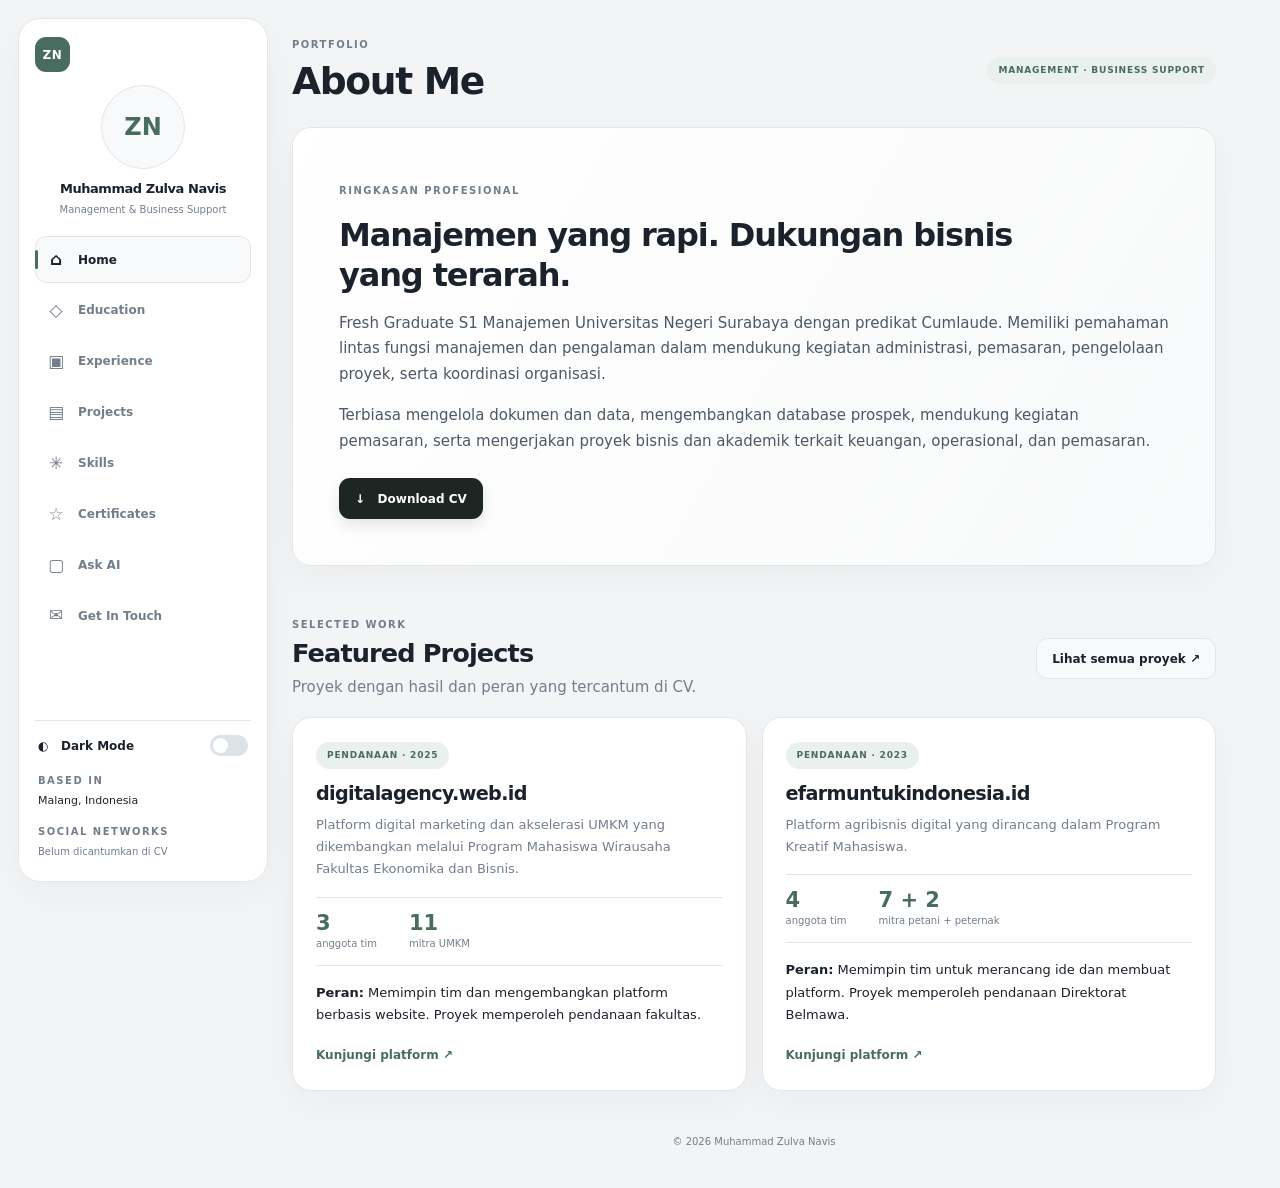
<file: index.html>
<!doctype html>
<html lang="id">
<head>
  <meta charset="utf-8"><meta name="viewport" content="width=device-width, initial-scale=1">
  <meta name="description" content="Portfolio Muhammad Zulva Navis — Management & Business Support.">
  <title>Muhammad Zulva Navis | Portfolio</title>
  <link rel="stylesheet" href="styles.css">
</head>
<body data-page="home" data-level="root">
  <button class="mobile-menu" id="menu-toggle" aria-label="Buka menu" aria-expanded="false">☰</button>
  <div class="app-shell"><aside class="sidebar" id="sidebar"></aside>
    <main class="main-content">
      <header class="page-heading"><div><p class="eyebrow">PORTFOLIO</p><h1>About Me</h1></div><span class="status-pill">MANAGEMENT · BUSINESS SUPPORT</span></header>
      <section class="card intro-card"><p class="eyebrow">RINGKASAN PROFESIONAL</p><h2>Manajemen yang rapi. Dukungan bisnis yang terarah.</h2>
        <p>Fresh Graduate S1 Manajemen Universitas Negeri Surabaya dengan predikat Cumlaude. Memiliki pemahaman lintas fungsi manajemen dan pengalaman dalam mendukung kegiatan administrasi, pemasaran, pengelolaan proyek, serta koordinasi organisasi.</p>
        <p>Terbiasa mengelola dokumen dan data, mengembangkan database prospek, mendukung kegiatan pemasaran, serta mengerjakan proyek bisnis dan akademik terkait keuangan, operasional, dan pemasaran.</p>
        <a class="button primary" href="public/cv-muhammad-zulva-navis.pdf" download>↓ &nbsp; Download CV</a>
      </section>
      <section class="content-section"><div class="section-heading"><div><p class="eyebrow">SELECTED WORK</p><h2>Featured Projects</h2><p class="muted">Proyek dengan hasil dan peran yang tercantum di CV.</p></div><a class="button secondary" href="projects/">Lihat semua proyek ↗</a></div>
        <div class="project-grid">
          <article class="card project-card"><span class="tag">PENDANAAN · 2025</span><h3>digitalagency.web.id</h3><p>Platform digital marketing dan akselerasi UMKM yang dikembangkan melalui Program Mahasiswa Wirausaha Fakultas Ekonomika dan Bisnis.</p><div class="metrics"><div><strong>3</strong><span>anggota tim</span></div><div><strong>11</strong><span>mitra UMKM</span></div></div><p class="role"><b>Peran:</b> Memimpin tim dan mengembangkan platform berbasis website. Proyek memperoleh pendanaan fakultas.</p><a class="text-link" href="https://digitalagency.web.id" target="_blank" rel="noreferrer">Kunjungi platform ↗</a></article>
          <article class="card project-card"><span class="tag">PENDANAAN · 2023</span><h3>efarmuntukindonesia.id</h3><p>Platform agribisnis digital yang dirancang dalam Program Kreatif Mahasiswa.</p><div class="metrics"><div><strong>4</strong><span>anggota tim</span></div><div><strong>7 + 2</strong><span>mitra petani + peternak</span></div></div><p class="role"><b>Peran:</b> Memimpin tim untuk merancang ide dan membuat platform. Proyek memperoleh pendanaan Direktorat Belmawa.</p><a class="text-link" href="https://efarmuntukindonesia.id" target="_blank" rel="noreferrer">Kunjungi platform ↗</a></article>
        </div>
      </section>
      <footer class="site-footer">© <span class="current-year"></span> Muhammad Zulva Navis</footer>
    </main>
  </div><script src="script.js"></script>
</body>
</html>
</file>
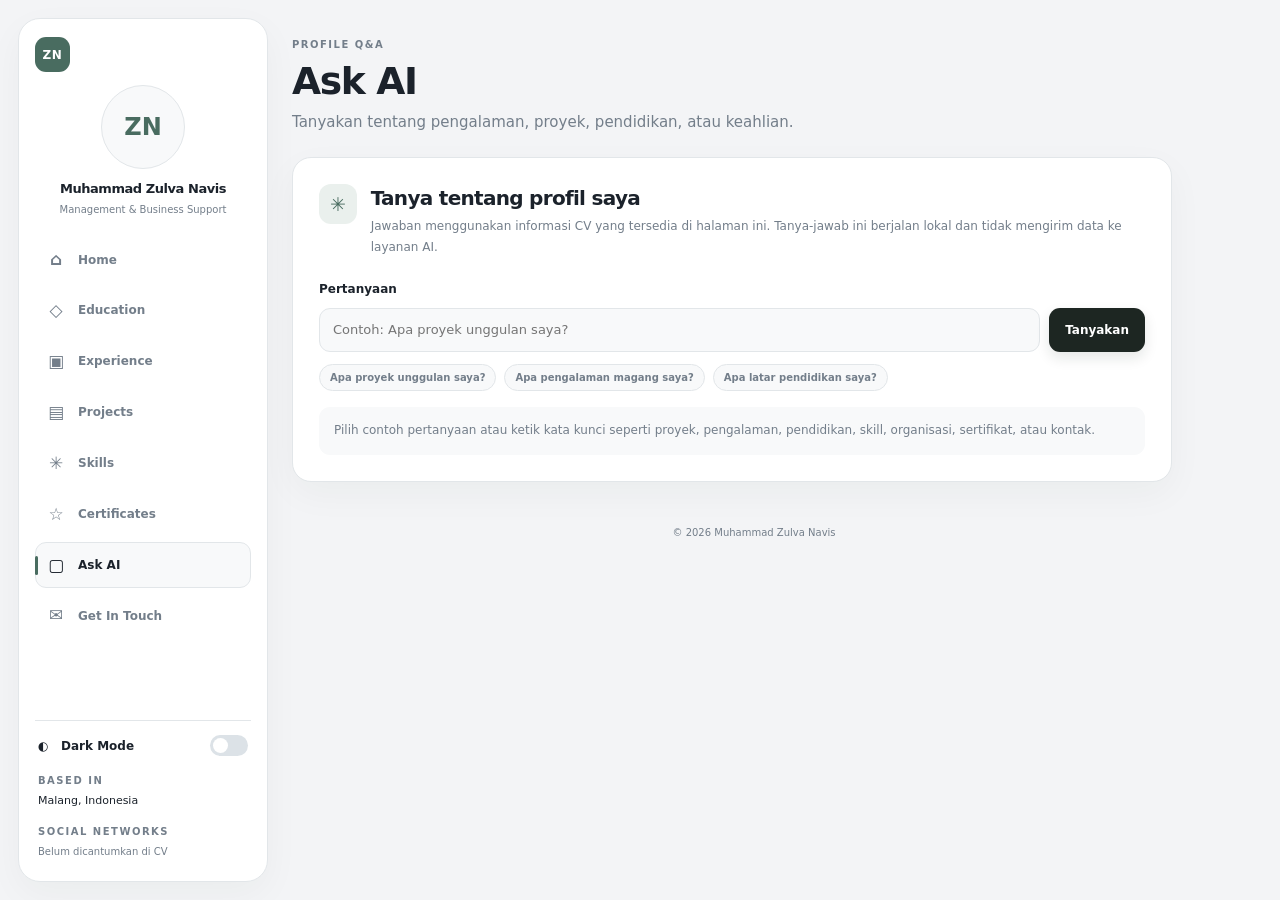
<file: ask/index.html>
<!doctype html>
<html lang="id"><head><meta charset="utf-8"><meta name="viewport" content="width=device-width, initial-scale=1"><meta name="description" content="Tanya-jawab profil Muhammad Zulva Navis berdasarkan CV."><title>Ask AI | Muhammad Zulva Navis</title><link rel="stylesheet" href="../styles.css"></head>
<body data-page="ask" data-level="nested"><button class="mobile-menu" id="menu-toggle" aria-label="Buka menu" aria-expanded="false">☰</button><div class="app-shell"><aside class="sidebar" id="sidebar"></aside><main class="main-content">
  <header class="page-heading"><div><p class="eyebrow">PROFILE Q&amp;A</p><h1>Ask AI</h1><p class="muted">Tanyakan tentang pengalaman, proyek, pendidikan, atau keahlian.</p></div></header>
  <section class="card ask-card"><div class="ask-intro"><div class="icon-tile">✳</div><div><h2>Tanya tentang profil saya</h2><p class="muted">Jawaban menggunakan informasi CV yang tersedia di halaman ini. Tanya-jawab ini berjalan lokal dan tidak mengirim data ke layanan AI.</p></div></div>
    <label for="question">Pertanyaan</label><div class="ask-row"><input id="question" type="text" placeholder="Contoh: Apa proyek unggulan saya?"><button class="button primary" id="ask-button">Tanyakan</button></div>
    <div class="suggestions"><button type="button">Apa proyek unggulan saya?</button><button type="button">Apa pengalaman magang saya?</button><button type="button">Apa latar pendidikan saya?</button></div>
    <div class="answer" id="answer" aria-live="polite">Pilih contoh pertanyaan atau ketik kata kunci seperti proyek, pengalaman, pendidikan, skill, organisasi, sertifikat, atau kontak.</div>
  </section>
  <footer class="site-footer">© <span class="current-year"></span> Muhammad Zulva Navis</footer>
</main></div><script src="../script.js"></script></body></html>
</file>
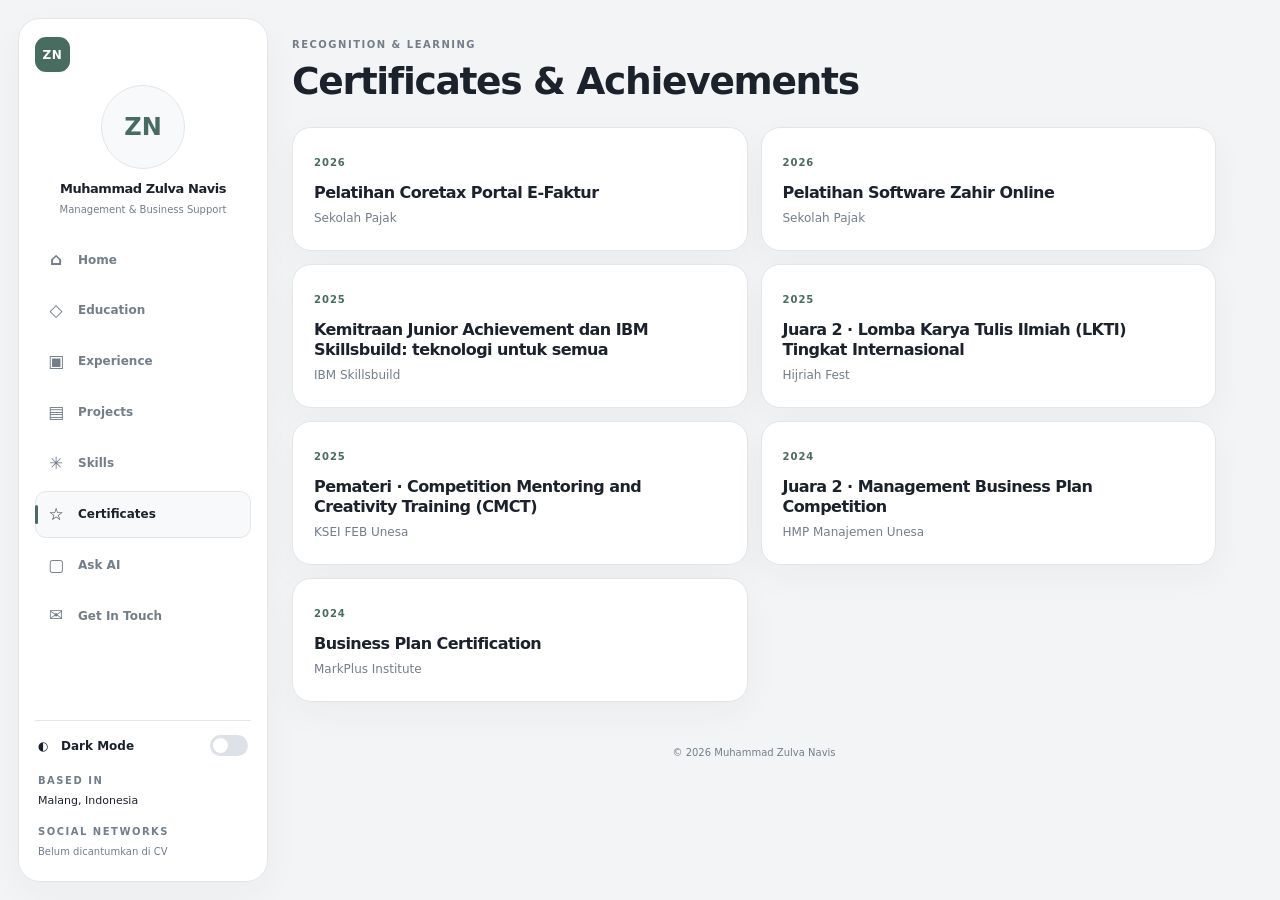
<file: certificates/index.html>
<!doctype html>
<html lang="id"><head><meta charset="utf-8"><meta name="viewport" content="width=device-width, initial-scale=1"><meta name="description" content="Sertifikat dan prestasi Muhammad Zulva Navis."><title>Certificates | Muhammad Zulva Navis</title><link rel="stylesheet" href="../styles.css"></head>
<body data-page="certificates" data-level="nested"><button class="mobile-menu" id="menu-toggle" aria-label="Buka menu" aria-expanded="false">☰</button><div class="app-shell"><aside class="sidebar" id="sidebar"></aside><main class="main-content">
  <header class="page-heading"><div><p class="eyebrow">RECOGNITION &amp; LEARNING</p><h1>Certificates &amp; Achievements</h1></div></header>
  <div class="certificate-grid">
    <article class="card certificate-card"><span class="date">2026</span><h2>Pelatihan Coretax Portal E-Faktur</h2><p>Sekolah Pajak</p></article>
    <article class="card certificate-card"><span class="date">2026</span><h2>Pelatihan Software Zahir Online</h2><p>Sekolah Pajak</p></article>
    <article class="card certificate-card"><span class="date">2025</span><h2>Kemitraan Junior Achievement dan IBM Skillsbuild: teknologi untuk semua</h2><p>IBM Skillsbuild</p></article>
    <article class="card certificate-card"><span class="date">2025</span><h2>Juara 2 · Lomba Karya Tulis Ilmiah (LKTI) Tingkat Internasional</h2><p>Hijriah Fest</p></article>
    <article class="card certificate-card"><span class="date">2025</span><h2>Pemateri · Competition Mentoring and Creativity Training (CMCT)</h2><p>KSEI FEB Unesa</p></article>
    <article class="card certificate-card"><span class="date">2024</span><h2>Juara 2 · Management Business Plan Competition</h2><p>HMP Manajemen Unesa</p></article>
    <article class="card certificate-card"><span class="date">2024</span><h2>Business Plan Certification</h2><p>MarkPlus Institute</p></article>
  </div>
  <footer class="site-footer">© <span class="current-year"></span> Muhammad Zulva Navis</footer>
</main></div><script src="../script.js"></script></body></html>
</file>
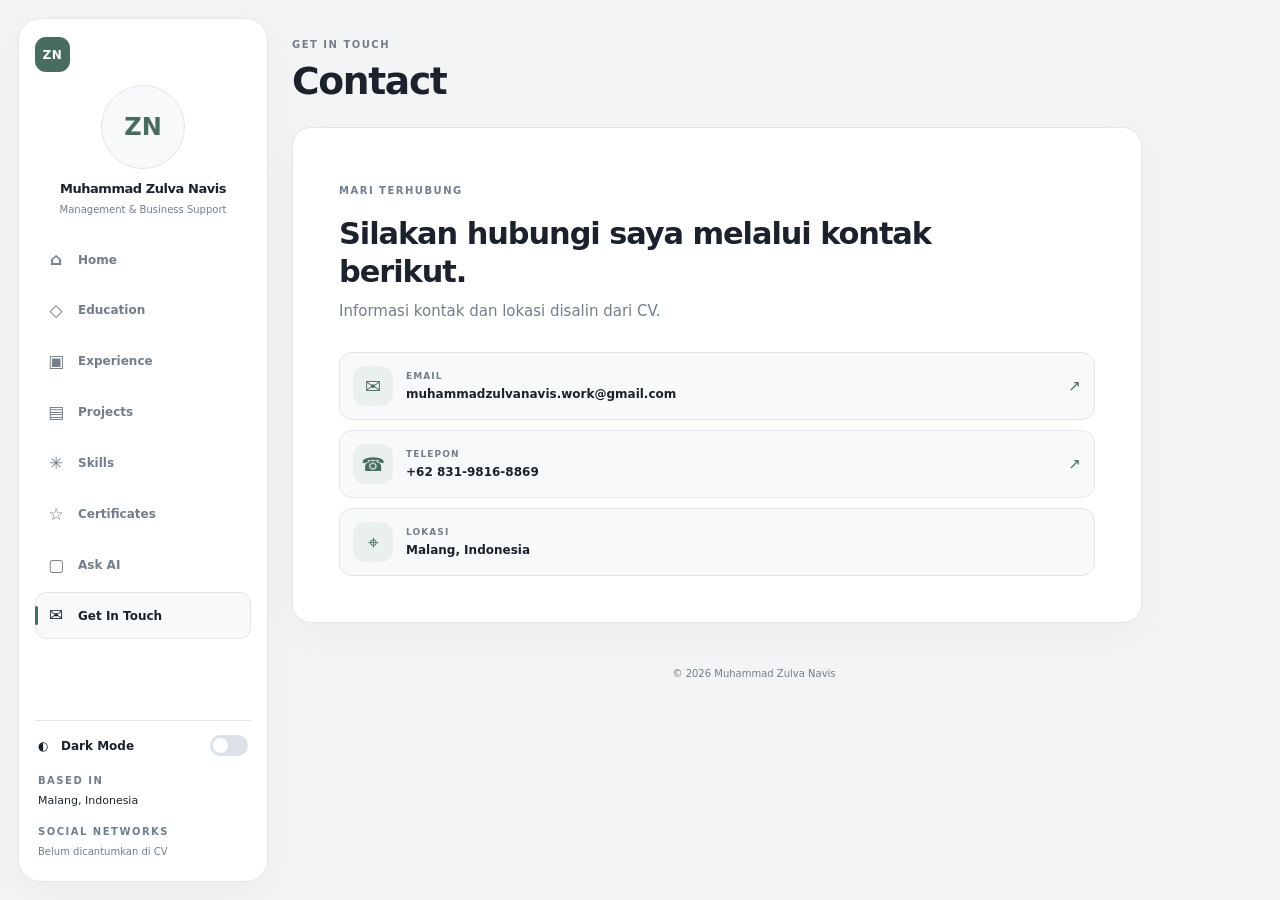
<file: contact/index.html>
<!doctype html>
<html lang="id"><head><meta charset="utf-8"><meta name="viewport" content="width=device-width, initial-scale=1"><meta name="description" content="Kontak Muhammad Zulva Navis."><title>Contact | Muhammad Zulva Navis</title><link rel="stylesheet" href="../styles.css"></head>
<body data-page="contact" data-level="nested"><button class="mobile-menu" id="menu-toggle" aria-label="Buka menu" aria-expanded="false">☰</button><div class="app-shell"><aside class="sidebar" id="sidebar"></aside><main class="main-content">
  <header class="page-heading"><div><p class="eyebrow">GET IN TOUCH</p><h1>Contact</h1></div></header>
  <section class="card contact-card"><p class="eyebrow">MARI TERHUBUNG</p><h2>Silakan hubungi saya melalui kontak berikut.</h2><p class="muted">Informasi kontak dan lokasi disalin dari CV.</p>
    <div class="contact-methods"><a class="contact-method" href="mailto:muhammadzulvanavis.work@gmail.com"><span class="icon-tile">✉</span><span><small>EMAIL</small><b>muhammadzulvanavis.work@gmail.com</b></span><span class="arrow">↗</span></a><a class="contact-method" href="tel:+6283198188869"><span class="icon-tile">☎</span><span><small>TELEPON</small><b>+62 831-9816-8869</b></span><span class="arrow">↗</span></a><div class="contact-method"><span class="icon-tile">⌖</span><span><small>LOKASI</small><b>Malang, Indonesia</b></span></div></div>
  </section><footer class="site-footer">© <span class="current-year"></span> Muhammad Zulva Navis</footer>
</main></div><script src="../script.js"></script></body></html>
</file>
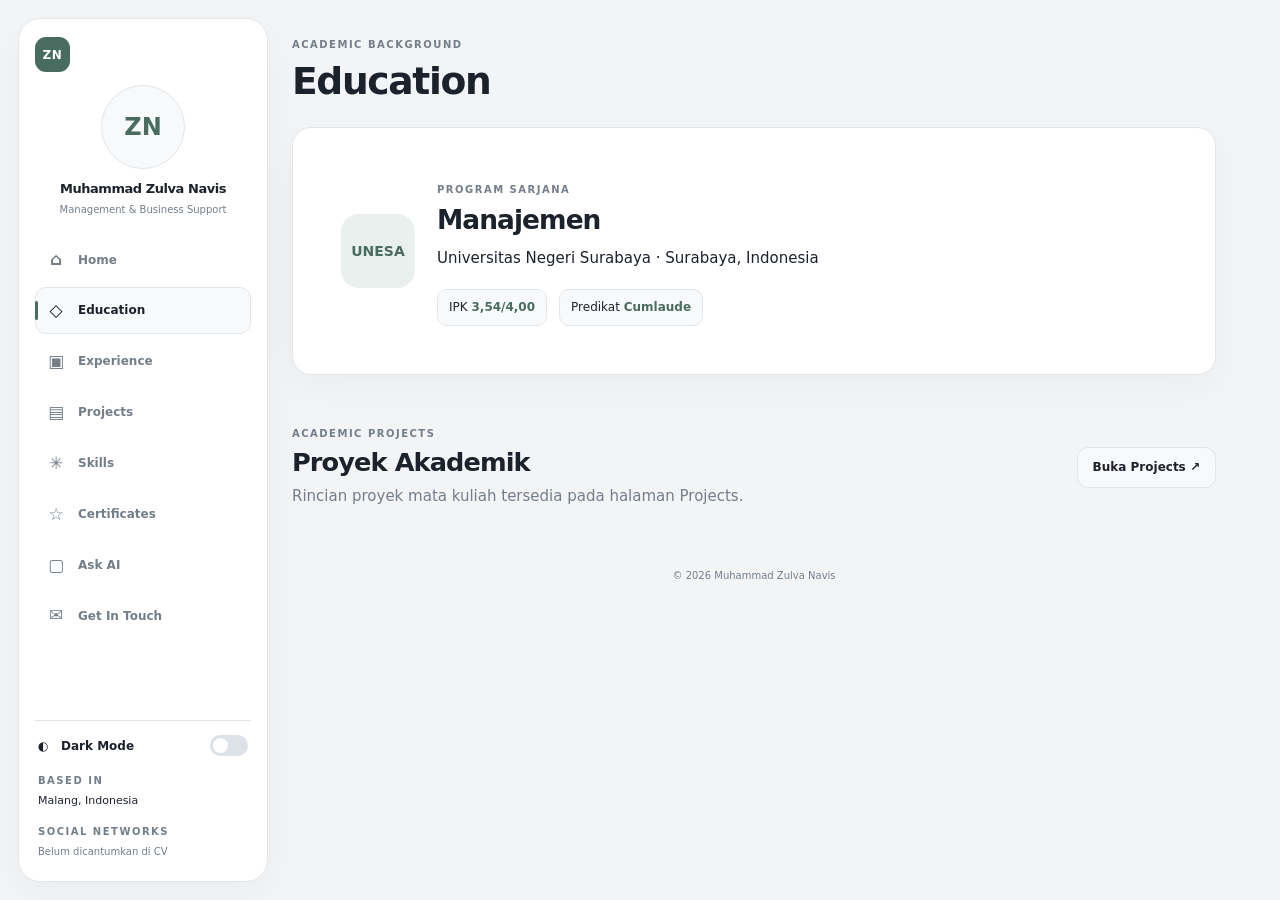
<file: education/index.html>
<!doctype html>
<html lang="id"><head><meta charset="utf-8"><meta name="viewport" content="width=device-width, initial-scale=1"><meta name="description" content="Pendidikan Muhammad Zulva Navis."><title>Education | Muhammad Zulva Navis</title><link rel="stylesheet" href="../styles.css"></head>
<body data-page="education" data-level="nested"><button class="mobile-menu" id="menu-toggle" aria-label="Buka menu" aria-expanded="false">☰</button><div class="app-shell"><aside class="sidebar" id="sidebar"></aside><main class="main-content">
  <header class="page-heading"><div><p class="eyebrow">ACADEMIC BACKGROUND</p><h1>Education</h1></div></header>
  <article class="card education-card"><div class="edu-mark">UNESA</div><div><p class="eyebrow">PROGRAM SARJANA</p><h2>Manajemen</h2><p>Universitas Negeri Surabaya · Surabaya, Indonesia</p><div class="education-facts"><span>IPK <b>3,54/4,00</b></span><span>Predikat <b>Cumlaude</b></span></div></div></article>
  <section class="content-section"><div class="section-heading"><div><p class="eyebrow">ACADEMIC PROJECTS</p><h2>Proyek Akademik</h2><p class="muted">Rincian proyek mata kuliah tersedia pada halaman Projects.</p></div><a class="button secondary" href="../projects/">Buka Projects ↗</a></div></section>
  <footer class="site-footer">© <span class="current-year"></span> Muhammad Zulva Navis</footer>
</main></div><script src="../script.js"></script></body></html>
</file>
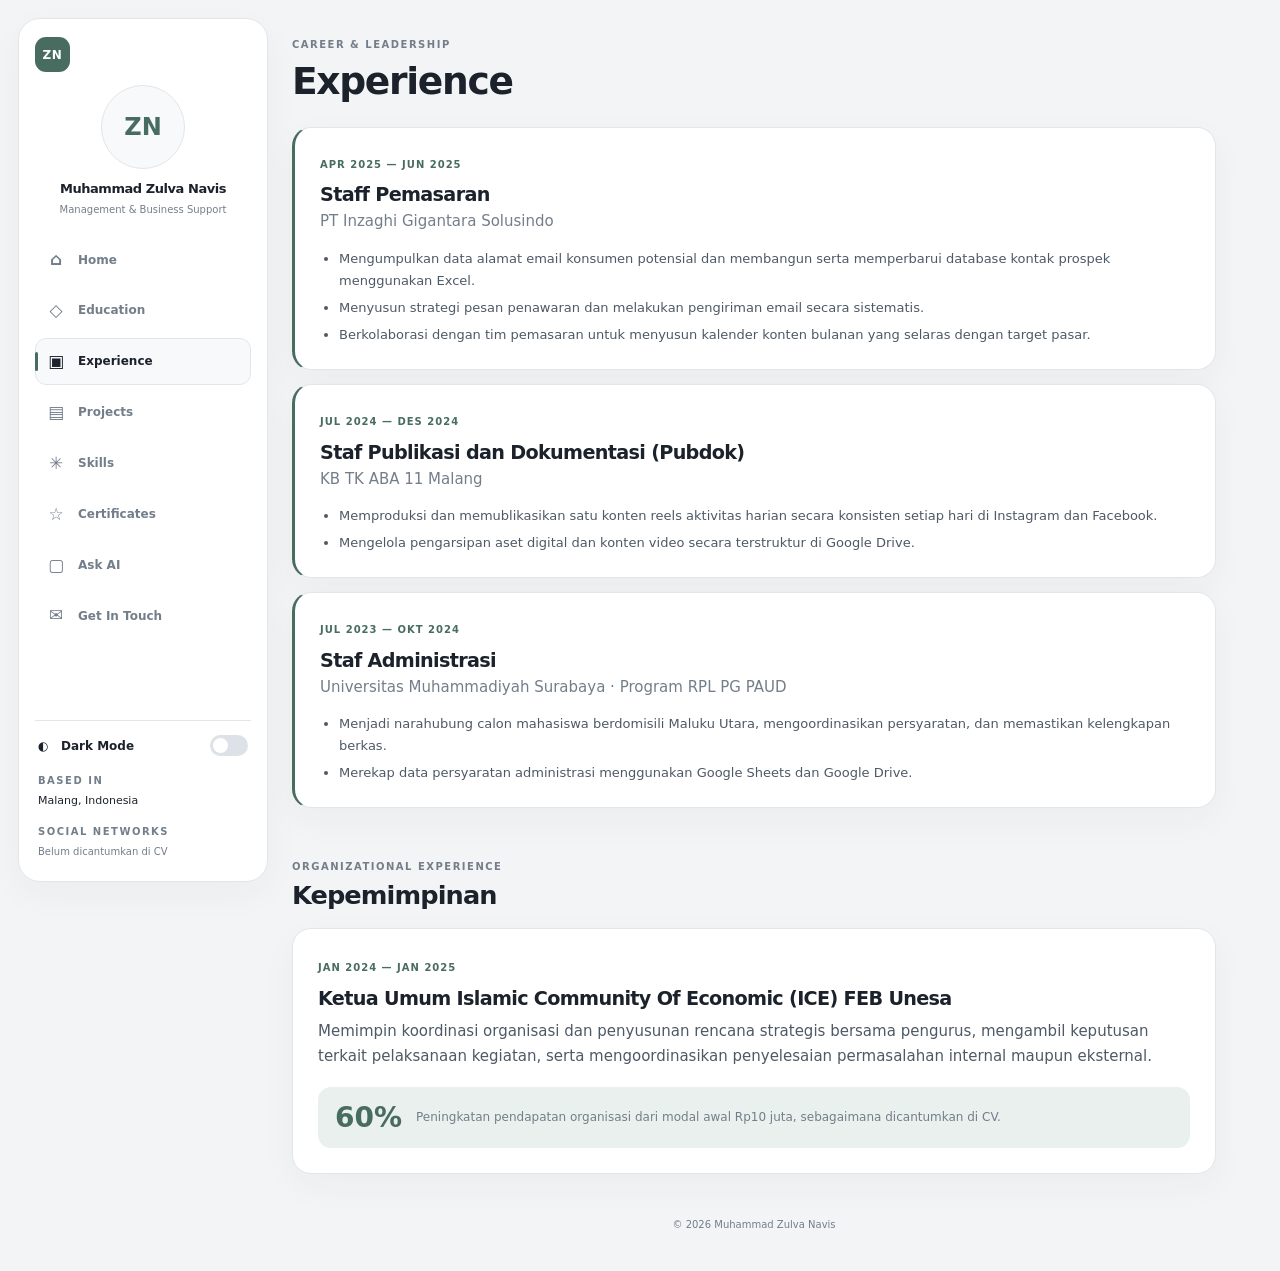
<file: experience/index.html>
<!doctype html>
<html lang="id"><head><meta charset="utf-8"><meta name="viewport" content="width=device-width, initial-scale=1"><meta name="description" content="Pengalaman kerja dan organisasi Muhammad Zulva Navis."><title>Experience | Muhammad Zulva Navis</title><link rel="stylesheet" href="../styles.css"></head>
<body data-page="experience" data-level="nested"><button class="mobile-menu" id="menu-toggle" aria-label="Buka menu" aria-expanded="false">☰</button><div class="app-shell"><aside class="sidebar" id="sidebar"></aside><main class="main-content">
  <header class="page-heading"><div><p class="eyebrow">CAREER &amp; LEADERSHIP</p><h1>Experience</h1></div></header>
  <section class="timeline">
    <article class="card timeline-card"><span class="date">APR 2025 — JUN 2025</span><h2>Staff Pemasaran</h2><p class="muted">PT Inzaghi Gigantara Solusindo</p><ul><li>Mengumpulkan data alamat email konsumen potensial dan membangun serta memperbarui database kontak prospek menggunakan Excel.</li><li>Menyusun strategi pesan penawaran dan melakukan pengiriman email secara sistematis.</li><li>Berkolaborasi dengan tim pemasaran untuk menyusun kalender konten bulanan yang selaras dengan target pasar.</li></ul></article>
    <article class="card timeline-card"><span class="date">JUL 2024 — DES 2024</span><h2>Staf Publikasi dan Dokumentasi (Pubdok)</h2><p class="muted">KB TK ABA 11 Malang</p><ul><li>Memproduksi dan memublikasikan satu konten reels aktivitas harian secara konsisten setiap hari di Instagram dan Facebook.</li><li>Mengelola pengarsipan aset digital dan konten video secara terstruktur di Google Drive.</li></ul></article>
    <article class="card timeline-card"><span class="date">JUL 2023 — OKT 2024</span><h2>Staf Administrasi</h2><p class="muted">Universitas Muhammadiyah Surabaya · Program RPL PG PAUD</p><ul><li>Menjadi narahubung calon mahasiswa berdomisili Maluku Utara, mengoordinasikan persyaratan, dan memastikan kelengkapan berkas.</li><li>Merekap data persyaratan administrasi menggunakan Google Sheets dan Google Drive.</li></ul></article>
  </section>
  <section class="content-section"><div class="section-heading"><div><p class="eyebrow">ORGANIZATIONAL EXPERIENCE</p><h2>Kepemimpinan</h2></div></div><article class="card leadership-card"><span class="date">JAN 2024 — JAN 2025</span><h2>Ketua Umum Islamic Community Of Economic (ICE) FEB Unesa</h2><p>Memimpin koordinasi organisasi dan penyusunan rencana strategis bersama pengurus, mengambil keputusan terkait pelaksanaan kegiatan, serta mengoordinasikan penyelesaian permasalahan internal maupun eksternal.</p><div class="highlight-stat"><strong>60%</strong><span>Peningkatan pendapatan organisasi dari modal awal Rp10 juta, sebagaimana dicantumkan di CV.</span></div></article></section>
  <footer class="site-footer">© <span class="current-year"></span> Muhammad Zulva Navis</footer>
</main></div><script src="../script.js"></script></body></html>
</file>
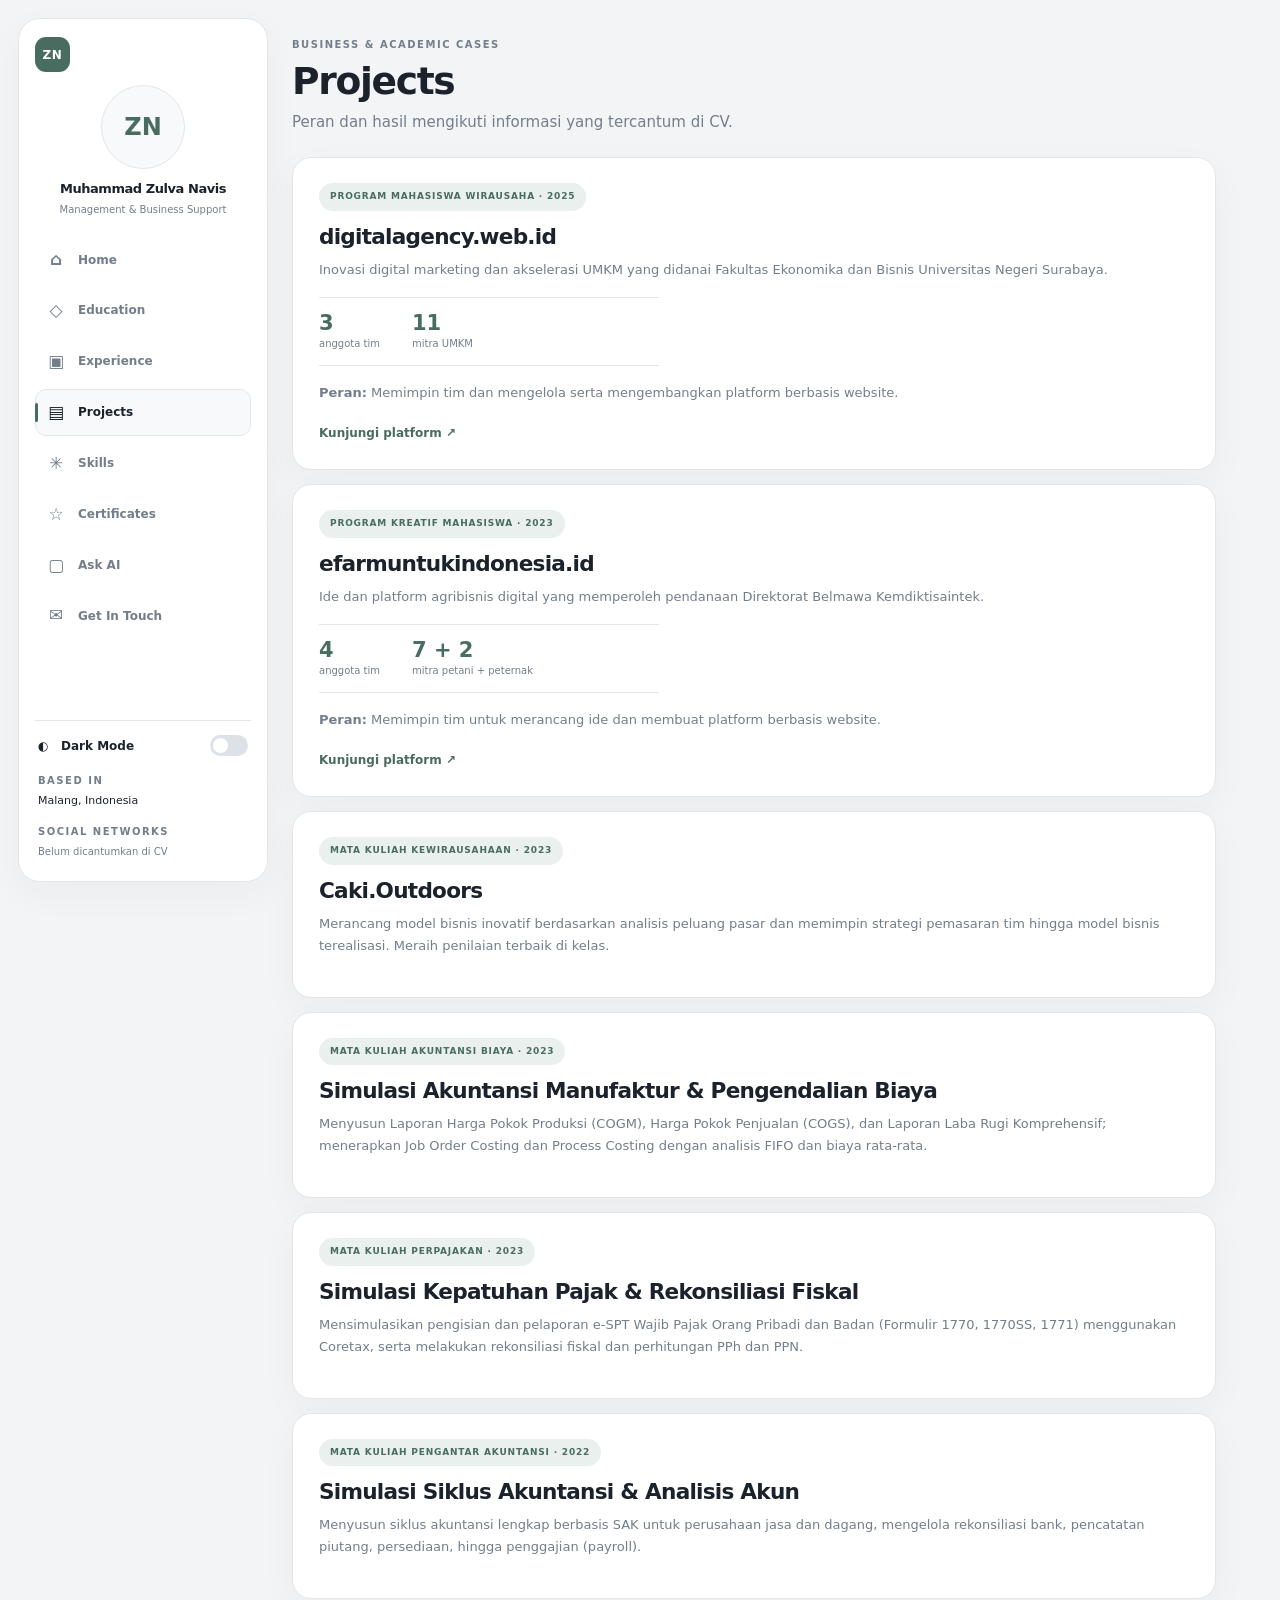
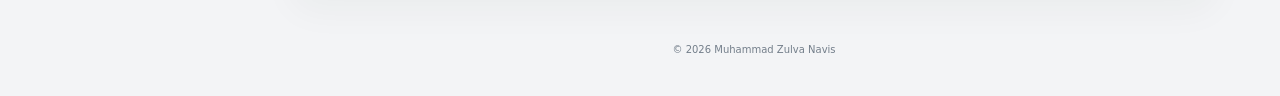
<file: projects/index.html>
<!doctype html>
<html lang="id"><head><meta charset="utf-8"><meta name="viewport" content="width=device-width, initial-scale=1"><meta name="description" content="Proyek bisnis dan akademik Muhammad Zulva Navis."><title>Projects | Muhammad Zulva Navis</title><link rel="stylesheet" href="../styles.css"></head>
<body data-page="projects" data-level="nested"><button class="mobile-menu" id="menu-toggle" aria-label="Buka menu" aria-expanded="false">☰</button><div class="app-shell"><aside class="sidebar" id="sidebar"></aside><main class="main-content">
  <header class="page-heading"><div><p class="eyebrow">BUSINESS &amp; ACADEMIC CASES</p><h1>Projects</h1><p class="muted">Peran dan hasil mengikuti informasi yang tercantum di CV.</p></div></header>
  <div class="project-list">
    <article class="card project-card"><span class="tag">PROGRAM MAHASISWA WIRAUSAHA · 2025</span><h2>digitalagency.web.id</h2><p>Inovasi digital marketing dan akselerasi UMKM yang didanai Fakultas Ekonomika dan Bisnis Universitas Negeri Surabaya.</p><div class="metrics"><div><strong>3</strong><span>anggota tim</span></div><div><strong>11</strong><span>mitra UMKM</span></div></div><p><b>Peran:</b> Memimpin tim dan mengelola serta mengembangkan platform berbasis website.</p><a class="text-link" href="https://digitalagency.web.id" target="_blank" rel="noreferrer">Kunjungi platform ↗</a></article>
    <article class="card project-card"><span class="tag">PROGRAM KREATIF MAHASISWA · 2023</span><h2>efarmuntukindonesia.id</h2><p>Ide dan platform agribisnis digital yang memperoleh pendanaan Direktorat Belmawa Kemdiktisaintek.</p><div class="metrics"><div><strong>4</strong><span>anggota tim</span></div><div><strong>7 + 2</strong><span>mitra petani + peternak</span></div></div><p><b>Peran:</b> Memimpin tim untuk merancang ide dan membuat platform berbasis website.</p><a class="text-link" href="https://efarmuntukindonesia.id" target="_blank" rel="noreferrer">Kunjungi platform ↗</a></article>
    <article class="card project-card"><span class="tag">MATA KULIAH KEWIRAUSAHAAN · 2023</span><h2>Caki.Outdoors</h2><p>Merancang model bisnis inovatif berdasarkan analisis peluang pasar dan memimpin strategi pemasaran tim hingga model bisnis terealisasi. Meraih penilaian terbaik di kelas.</p></article>
    <article class="card project-card"><span class="tag">MATA KULIAH AKUNTANSI BIAYA · 2023</span><h2>Simulasi Akuntansi Manufaktur &amp; Pengendalian Biaya</h2><p>Menyusun Laporan Harga Pokok Produksi (COGM), Harga Pokok Penjualan (COGS), dan Laporan Laba Rugi Komprehensif; menerapkan Job Order Costing dan Process Costing dengan analisis FIFO dan biaya rata-rata.</p></article>
    <article class="card project-card"><span class="tag">MATA KULIAH PERPAJAKAN · 2023</span><h2>Simulasi Kepatuhan Pajak &amp; Rekonsiliasi Fiskal</h2><p>Mensimulasikan pengisian dan pelaporan e-SPT Wajib Pajak Orang Pribadi dan Badan (Formulir 1770, 1770SS, 1771) menggunakan Coretax, serta melakukan rekonsiliasi fiskal dan perhitungan PPh dan PPN.</p></article>
    <article class="card project-card"><span class="tag">MATA KULIAH PENGANTAR AKUNTANSI · 2022</span><h2>Simulasi Siklus Akuntansi &amp; Analisis Akun</h2><p>Menyusun siklus akuntansi lengkap berbasis SAK untuk perusahaan jasa dan dagang, mengelola rekonsiliasi bank, pencatatan piutang, persediaan, hingga penggajian (payroll).</p></article>
  </div>
  <footer class="site-footer">© <span class="current-year"></span> Muhammad Zulva Navis</footer>
</main></div><script src="../script.js"></script></body></html>
</file>
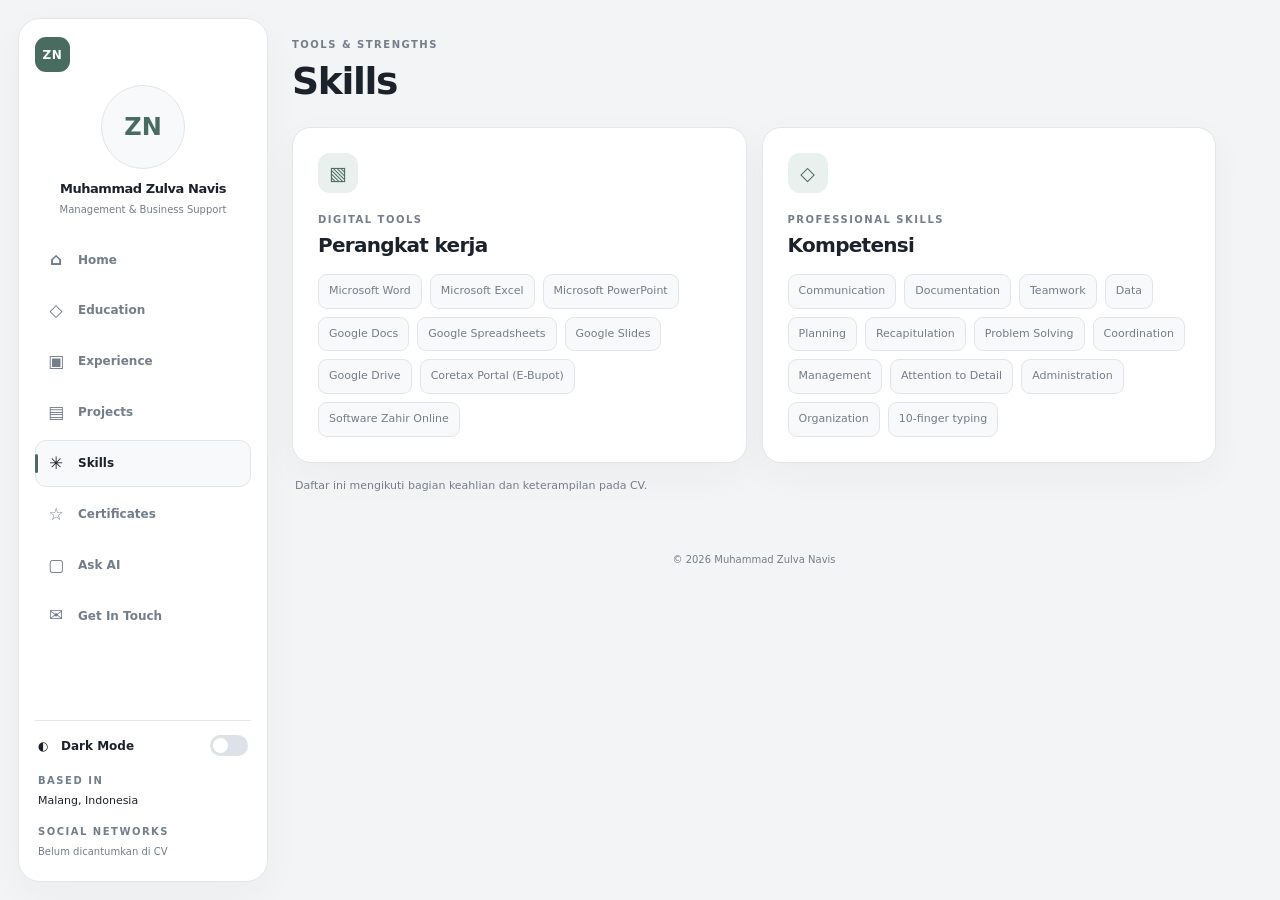
<file: skills/index.html>
<!doctype html>
<html lang="id"><head><meta charset="utf-8"><meta name="viewport" content="width=device-width, initial-scale=1"><meta name="description" content="Keahlian dan perangkat kerja Muhammad Zulva Navis."><title>Skills | Muhammad Zulva Navis</title><link rel="stylesheet" href="../styles.css"></head>
<body data-page="skills" data-level="nested"><button class="mobile-menu" id="menu-toggle" aria-label="Buka menu" aria-expanded="false">☰</button><div class="app-shell"><aside class="sidebar" id="sidebar"></aside><main class="main-content">
  <header class="page-heading"><div><p class="eyebrow">TOOLS &amp; STRENGTHS</p><h1>Skills</h1></div></header>
  <div class="skills-grid">
    <section class="card skills-card"><div class="icon-tile">▧</div><p class="eyebrow">DIGITAL TOOLS</p><h2>Perangkat kerja</h2><ul class="tag-list"><li>Microsoft Word</li><li>Microsoft Excel</li><li>Microsoft PowerPoint</li><li>Google Docs</li><li>Google Spreadsheets</li><li>Google Slides</li><li>Google Drive</li><li>Coretax Portal (E-Bupot)</li><li>Software Zahir Online</li></ul></section>
    <section class="card skills-card"><div class="icon-tile">◇</div><p class="eyebrow">PROFESSIONAL SKILLS</p><h2>Kompetensi</h2><ul class="tag-list"><li>Communication</li><li>Documentation</li><li>Teamwork</li><li>Data</li><li>Planning</li><li>Recapitulation</li><li>Problem Solving</li><li>Coordination</li><li>Management</li><li>Attention to Detail</li><li>Administration</li><li>Organization</li><li>10-finger typing</li></ul></section>
  </div><p class="note">Daftar ini mengikuti bagian keahlian dan keterampilan pada CV.</p>
  <footer class="site-footer">© <span class="current-year"></span> Muhammad Zulva Navis</footer>
</main></div><script src="../script.js"></script></body></html>
</file>
<file: styles.css>
:root{color-scheme:light;--bg:#f3f4f6;--surface:#fff;--surface-soft:#f8f9fa;--text:#1b222b;--muted:#737e8a;--line:#e2e6e9;--accent:#496c60;--accent-soft:#eaf0ed;--shadow:0 12px 36px #2330260a}
*{box-sizing:border-box}html{min-width:320px}body{margin:0;background:var(--bg);color:var(--text);font:15px/1.7 'DM Sans',Inter,ui-sans-serif,system-ui,-apple-system,'Segoe UI',sans-serif}h1,h2,h3{font-family:Manrope,Inter,ui-sans-serif,system-ui,-apple-system,'Segoe UI',sans-serif;line-height:1.25;letter-spacing:-.035em;margin-top:0}h1{font-size:clamp(1.8rem,3vw,2.35rem);margin:0}h2{font-size:clamp(1.25rem,2vw,1.7rem);margin:0 0 .65rem}h3{font-size:1.14rem;margin:0 0 .55rem}p{margin:.5rem 0 1rem}a{color:inherit}.app-shell{max-width:1600px;margin:0 auto}.sidebar{position:fixed;inset:18px auto 18px max(18px,calc((100vw - 1600px)/2 + 18px));width:250px;background:var(--surface);border:1px solid var(--line);border-radius:22px;padding:18px 16px;display:flex;flex-direction:column;z-index:5;overflow-y:auto;overscroll-behavior-y:contain;scrollbar-width:thin;scrollbar-color:var(--line) transparent;box-shadow:var(--shadow)}.brand{display:grid;place-items:center;width:35px;height:35px;border-radius:11px;background:var(--accent);color:#fff;text-decoration:none;font:800 12px Manrope,system-ui;letter-spacing:.06em}.identity{text-align:center;padding:13px 0 18px}.avatar{display:grid;place-items:center;width:84px;height:84px;margin:0 auto 12px;border:1px solid var(--line);border-radius:50%;background:var(--surface-soft);color:var(--accent);font:800 24px Manrope,system-ui;box-shadow:0 5px 15px #00000001}.identity h2{font-size:13px;margin:0 0 4px}.identity p{font-size:10px;color:var(--muted);margin:0}.sidebar nav{display:grid;gap:4px}.nav-link{position:relative;display:flex;align-items:center;gap:13px;min-height:39px;padding:8px 11px;border:1px solid transparent;border-radius:11px;text-decoration:none;color:var(--muted);font-size:12px;font-weight:650;transition:background .16s,color .16s,border-color .16s}.nav-icon{width:18px;text-align:center;font-size:17px}.nav-link:hover,.nav-link[aria-current="page"]{background:var(--surface-soft);border-color:var(--line);color:var(--text)}.nav-link[aria-current="page"]::before{content:'';width:3px;height:19px;position:absolute;margin-left:-12px;border-radius:4px;background:var(--accent)}.sidebar-bottom{margin-top:auto;padding:14px 3px 0;border-top:1px solid var(--line);font-size:11px}.sidebar-bottom p{margin:3px 0}.side-caption,.eyebrow{font-size:10px;letter-spacing:.15em;font-weight:750;color:var(--muted)}.theme-control{display:flex;align-items:center;justify-content:space-between;gap:10px;margin-bottom:16px;font-size:12px;font-weight:650;cursor:pointer}.theme-control input{position:absolute;opacity:0}.switch{width:38px;height:21px;border-radius:99px;background:#dce2e7;position:relative;transition:.2s}.switch::after{content:'';position:absolute;left:3px;top:3px;width:15px;height:15px;border-radius:50%;background:#fff;transition:.2s}.theme-control input:checked+.switch{background:var(--accent)}.theme-control input:checked+.switch::after{transform:translateX(17px)}.social-note{font-size:10px;color:var(--muted)}.main-content{margin-left:292px;padding:36px clamp(24px,5vw,74px) 28px 0;max-width:calc(1600px - 260px)}.page-heading,.section-heading{display:flex;justify-content:space-between;align-items:center;gap:18px;margin-bottom:22px}.page-heading{min-height:55px}.page-heading .eyebrow,.section-heading .eyebrow{margin:0 0 5px}.page-heading p.muted,.section-heading p.muted{margin:5px 0 0}.status-pill,.tag{display:inline-flex;align-items:center;border-radius:99px;background:var(--accent-soft);color:var(--accent);padding:6px 11px;font-weight:750;font-size:9px;letter-spacing:.09em}.card{background:var(--surface);border:1px solid var(--line);border-radius:19px;box-shadow:var(--shadow)}.intro-card{padding:clamp(24px,4vw,46px);background:linear-gradient(120deg,var(--surface),var(--surface-soft))}.intro-card h2{max-width:720px;font-size:clamp(1.5rem,2.5vw,2rem);margin:.5rem 0 1rem}.intro-card>p:not(.eyebrow){max-width:900px;color:#4d5864}.button{display:inline-flex;align-items:center;justify-content:center;min-height:41px;padding:9px 15px;border:1px solid transparent;border-radius:11px;text-decoration:none;font:700 12px 'DM Sans',Inter,system-ui,sans-serif;white-space:nowrap;cursor:pointer;transition:transform .15s,background .15s}.button:hover{transform:translateY(-1px)}.primary{background:#1d2622;color:white;box-shadow:0 6px 14px #12201b1c}.intro-card .button{margin-top:8px}.secondary{background:var(--surface-soft);border-color:var(--line);color:var(--text)}.content-section{margin-top:50px}.section-heading{margin-bottom:16px}.section-heading h2{margin:0}.muted{color:var(--muted)}.project-grid{display:grid;grid-template-columns:repeat(2,minmax(0,1fr));gap:15px}.project-card{padding:23px}.project-card h2,.project-card h3{font-size:1.2rem;margin:13px 0 7px;overflow-wrap:anywhere}.project-card>p{color:var(--muted);font-size:13px}.project-card .role{color:var(--text)}.metrics{display:flex;gap:32px;margin:16px 0;padding:13px 0;border-block:1px solid var(--line)}.metrics div{display:grid}.metrics strong{font:800 21px Manrope,system-ui;color:var(--accent)}.metrics span{font-size:10px;color:var(--muted)}.text-link{font-size:12px;color:var(--accent);font-weight:750;text-decoration:none}.text-link:hover{text-decoration:underline}.site-footer{padding:42px 0 10px;text-align:center;color:var(--muted);font-size:10px}.education-card{display:flex;align-items:center;gap:22px;padding:clamp(25px,5vw,48px)}.edu-mark{display:grid;place-items:center;flex:0 0 auto;width:74px;height:74px;border-radius:18px;background:var(--accent-soft);color:var(--accent);font:800 14px Manrope,system-ui}.education-card h2{font-size:1.65rem}.education-card p{margin:.3rem 0}.education-facts{display:flex;gap:12px;margin-top:18px}.education-facts span{padding:7px 11px;background:var(--surface-soft);border:1px solid var(--line);border-radius:10px;font-size:12px}.education-facts b{color:var(--accent)}.timeline{display:grid;gap:14px}.timeline-card{padding:23px 25px;border-left:3px solid var(--accent)}.date{color:var(--accent);font-size:10px;letter-spacing:.1em;font-weight:750}.timeline-card h2,.leadership-card h2{margin:7px 0 2px;font-size:1.2rem}.timeline-card p{margin:2px 0}.timeline-card ul{padding-left:19px;margin:.8rem 0 0;color:#4e5966;font-size:13px}.timeline-card li+li{margin-top:5px}.leadership-card{padding:25px}.leadership-card>p{color:#4e5966}.highlight-stat{display:flex;align-items:center;gap:14px;padding:14px 17px;margin-top:17px;border-radius:13px;background:var(--accent-soft)}.highlight-stat strong{font:800 28px Manrope,system-ui;color:var(--accent)}.highlight-stat span{font-size:12px;color:var(--muted)}.project-list{display:grid;gap:14px}.project-list .project-card{padding:24px 26px}.project-list .project-card h2{font-size:1.35rem}.project-list .metrics{max-width:340px}.skills-grid{display:grid;grid-template-columns:repeat(2,minmax(0,1fr));gap:15px}.skills-card{padding:25px}.icon-tile{display:grid;place-items:center;width:40px;height:40px;border-radius:12px;background:var(--accent-soft);color:var(--accent);font-size:19px}.skills-card .eyebrow{margin:18px 0 5px}.skills-card h2{font-size:1.25rem}.tag-list{display:flex;flex-wrap:wrap;gap:8px;list-style:none;padding:0;margin:16px 0 0}.tag-list li{padding:7px 10px;border:1px solid var(--line);background:var(--surface-soft);border-radius:9px;color:var(--muted);font-size:11px}.note{font-size:11px;color:var(--muted);margin:14px 3px}.certificate-grid{display:grid;grid-template-columns:repeat(2,minmax(0,1fr));gap:13px}.certificate-card{padding:21px}.certificate-card h2{font-size:1rem;margin:9px 0 5px}.certificate-card p{font-size:12px;color:var(--muted);margin:0}.ask-card{max-width:880px;padding:26px}.ask-intro{display:flex;gap:14px;align-items:flex-start;margin-bottom:22px}.ask-intro h2{font-size:1.25rem;margin:2px 0 5px}.ask-intro p{font-size:12px;margin:0}.ask-card label{display:block;font-weight:700;font-size:12px;margin-bottom:8px}.ask-row{display:flex;gap:9px}.ask-row input{flex:1;min-width:0;border:1px solid var(--line);border-radius:11px;padding:10px 13px;background:var(--surface-soft);color:var(--text);font:inherit;font-size:13px}.suggestions{display:flex;flex-wrap:wrap;gap:8px;margin-top:12px}.suggestions button{border:1px solid var(--line);border-radius:99px;background:var(--surface-soft);color:var(--muted);padding:7px 10px;font:600 10px 'DM Sans',Inter,system-ui,sans-serif;cursor:pointer}.suggestions button:hover{color:var(--text);border-color:var(--accent)}.answer{min-height:48px;padding:13px 15px;margin-top:16px;border-radius:11px;background:var(--surface-soft);color:var(--muted);font-size:12px}.contact-card{max-width:850px;padding:clamp(25px,5vw,46px)}.contact-card h2{max-width:600px;margin:.5rem 0;font-size:clamp(1.45rem,2.4vw,1.9rem)}.contact-methods{display:grid;gap:10px;margin-top:28px}.contact-method{display:flex;align-items:center;gap:13px;padding:13px;border:1px solid var(--line);border-radius:13px;text-decoration:none;background:var(--surface-soft)}.contact-method>span:nth-child(2){display:grid;min-width:0}.contact-method small{font-size:9px;color:var(--muted);letter-spacing:.12em;font-weight:750}.contact-method b{font-size:12px;overflow-wrap:anywhere}.contact-method .arrow{margin-left:auto;color:var(--accent)}
.mobile-menu{display:none}body.dark{color-scheme:dark;--bg:#121715;--surface:#1a211e;--surface-soft:#202925;--text:#edf3ef;--muted:#a1ada6;--line:#303b35;--accent:#91bda8;--accent-soft:#263a31;--shadow:0 12px 36px #0002}body.dark .intro-card>p:not(.eyebrow),body.dark .timeline-card ul,body.dark .leadership-card>p{color:#c3cec7}
@media(max-width:1000px){.sidebar{width:218px;left:12px;inset-block:12px}.main-content{margin-left:252px;padding-right:22px}.certificate-grid,.skills-grid{grid-template-columns:1fr 1fr}}
@media(max-width:700px){.sidebar{inset:0 auto 0 0;width:min(82vw,290px);border-radius:0 20px 20px 0;transform:translateX(-105%);transition:transform .24s;box-shadow:0 0 0 100vmax #0006}.sidebar.open{transform:translateX(0)}.main-content{margin-left:0;padding:22px}.page-heading:not(:has(.status-pill)){align-items:flex-start}.section-heading{flex-direction:column}.section-heading>.button{margin-top:3px}.education-card{gap:13px}.education-card h2{font-size:1.2rem}.project-grid{grid-template-columns:1fr}.certificate-grid,.skills-grid{grid-template-columns:1fr}.mobile-menu{display:block}}
@media(max-width:390px){.page-heading:not(:has(.status-pill)){align-items:flex-start}.section-heading{flex-direction:column}.section-heading>.button{margin-top:3px}.education-card{gap:13px}.education-card h2{font-size:1rem}.education-card .edu-mark{width:60px;height:60px;font-size:11px}.education-facts{flex-direction:column}.education-facts span{font-size:10px}.timeline-card{padding:16px 18px}.project-card h2,.project-card h3{font-size:1rem}.contact-card h2{font-size:1.2rem}.ask-card{padding:16px}.contact-methods{gap:8px}.contact-method{padding:10px;font-size:11px}}
</file>
